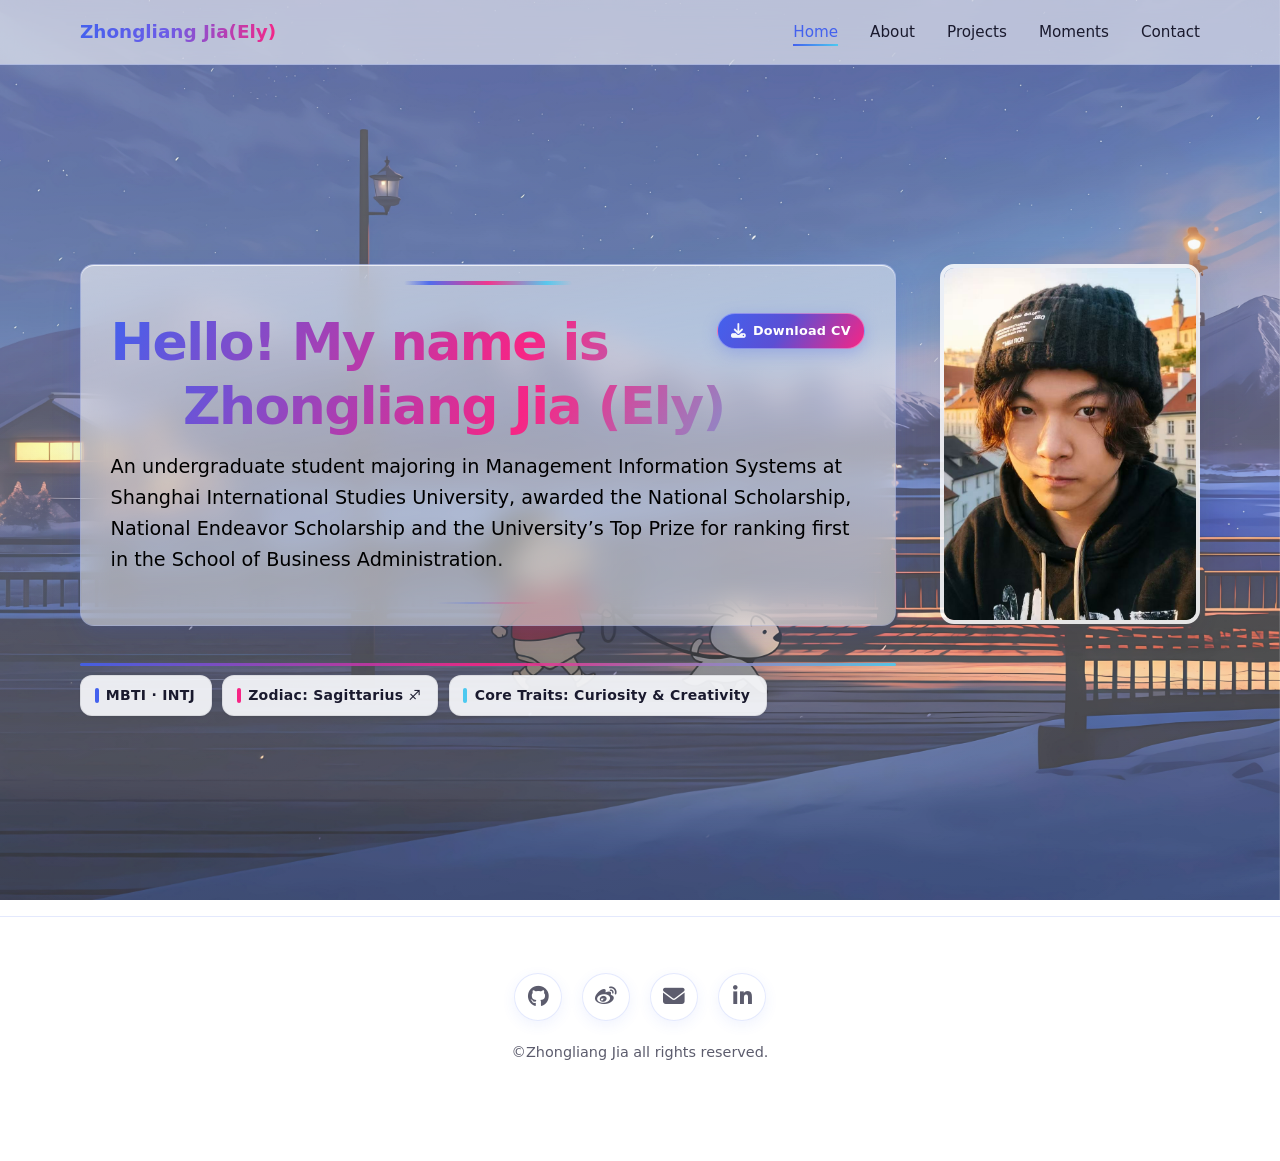
<file: index.html>
<!DOCTYPE html>
<html lang="zh-CN">
<head>
  <meta charset="UTF-8" />
  <meta name="viewport" content="width=device-width, initial-scale=1.0" />
  <title>首页 — Zhongliang Jia (Ely)</title>
  <link rel="stylesheet" href="https://cdnjs.cloudflare.com/ajax/libs/font-awesome/6.5.1/css/all.min.css" crossorigin="anonymous" />
  <link rel="stylesheet" href="styles.css" />
</head>
<body>
  <header class="site-header" id="top">
    <nav class="nav-bar" aria-label="Main navigation">
      <a href="index.html" class="nav-brand">Zhongliang Jia(Ely)</a>
      <button type="button" class="nav-toggle" aria-expanded="false" aria-controls="nav-menu" aria-label="Open menu">
        <span class="nav-toggle-bar"></span>
        <span class="nav-toggle-bar"></span>
        <span class="nav-toggle-bar"></span>
      </button>
      <ul class="nav-links" id="nav-menu">
        <li><a href="index.html" class="nav-link" aria-current="page">Home</a></li>
        <li><a href="about.html" class="nav-link">About</a></li>
        <li><a href="portfolio.html" class="nav-link">Projects</a></li>
        <li><a href="moments.html" class="nav-link">Moments</a></li>
        <li><a href="contact.html" class="nav-link">Contact</a></li>
      </ul>
    </nav>
  </header>

  <main>
    <section class="section hero" id="hero" aria-labelledby="hero-title">
      <div class="container hero-inner">
        <div class="hero-left reveal">
          <div class="hero-text">
            <a
              href="简历.docx"
              class="hero-cv-btn"
              download="Zhongliang-Jia-CV.docx"
            >
              <i class="fa-solid fa-download" aria-hidden="true"></i>
              Download CV
            </a>
            <h1 id="hero-title" class="hero-title">
              <span class="hero-title-intro">Hello! My name is</span>
              <span class="hero-title-name">Zhongliang Jia (Ely)</span>
            </h1>
            <p class="hero-subtitle">An undergraduate student majoring in Management Information Systems at Shanghai International Studies University, awarded the National Scholarship, National Endeavor Scholarship and the University’s Top Prize for ranking first in the School of Business Administration.</p>
          </div>
          <div class="hero-tags">
            <ul class="hero-tag-list" aria-label="个人标签">
              <li class="hero-tag">
                <span class="hero-tag-accent" aria-hidden="true"></span>
                MBTI · INTJ
              </li>
              <li class="hero-tag">
                <span class="hero-tag-accent" aria-hidden="true"></span>
                Zodiac: Sagittarius ♐️
              </li>
              <li class="hero-tag">
                <span class="hero-tag-accent" aria-hidden="true"></span>
                Core Traits: Curiosity &amp; Creativity
              </li>
            </ul>
          </div>
        </div>
        <div class="hero-visual reveal reveal-delay">
          <img class="avatar" src="大头照.jpg" alt="Zhongliang Jia (Ely) 的头像" width="260" height="360" decoding="async" />
        </div>
      </div>
    </section>

   
  </main>

  <footer class="site-footer" id="contact">
    <div class="container footer-inner">
      <div class="social-links reveal">
        <a href="#" class="social-link" aria-label="GitHub"><i class="fa-brands fa-github" aria-hidden="true"></i></a>
        <a href="#" class="social-link" aria-label="微博"><i class="fa-brands fa-weibo" aria-hidden="true"></i></a>
        <a href="#" class="social-link" aria-label="邮箱"><i class="fa-solid fa-envelope" aria-hidden="true"></i></a>
        <a href="#" class="social-link" aria-label="LinkedIn"><i class="fa-brands fa-linkedin-in" aria-hidden="true"></i></a>
      </div>
      <p class="copyright">©Zhongliang Jia all rights reserved.</p>
    </div>
    <button type="button" class="back-to-top" id="backToTop" aria-label="回到顶部">
      <i class="fa-solid fa-arrow-up" aria-hidden="true"></i>
    </button>
  </footer>

  <script src="script.js"></script>
</body>
</html>
</file>
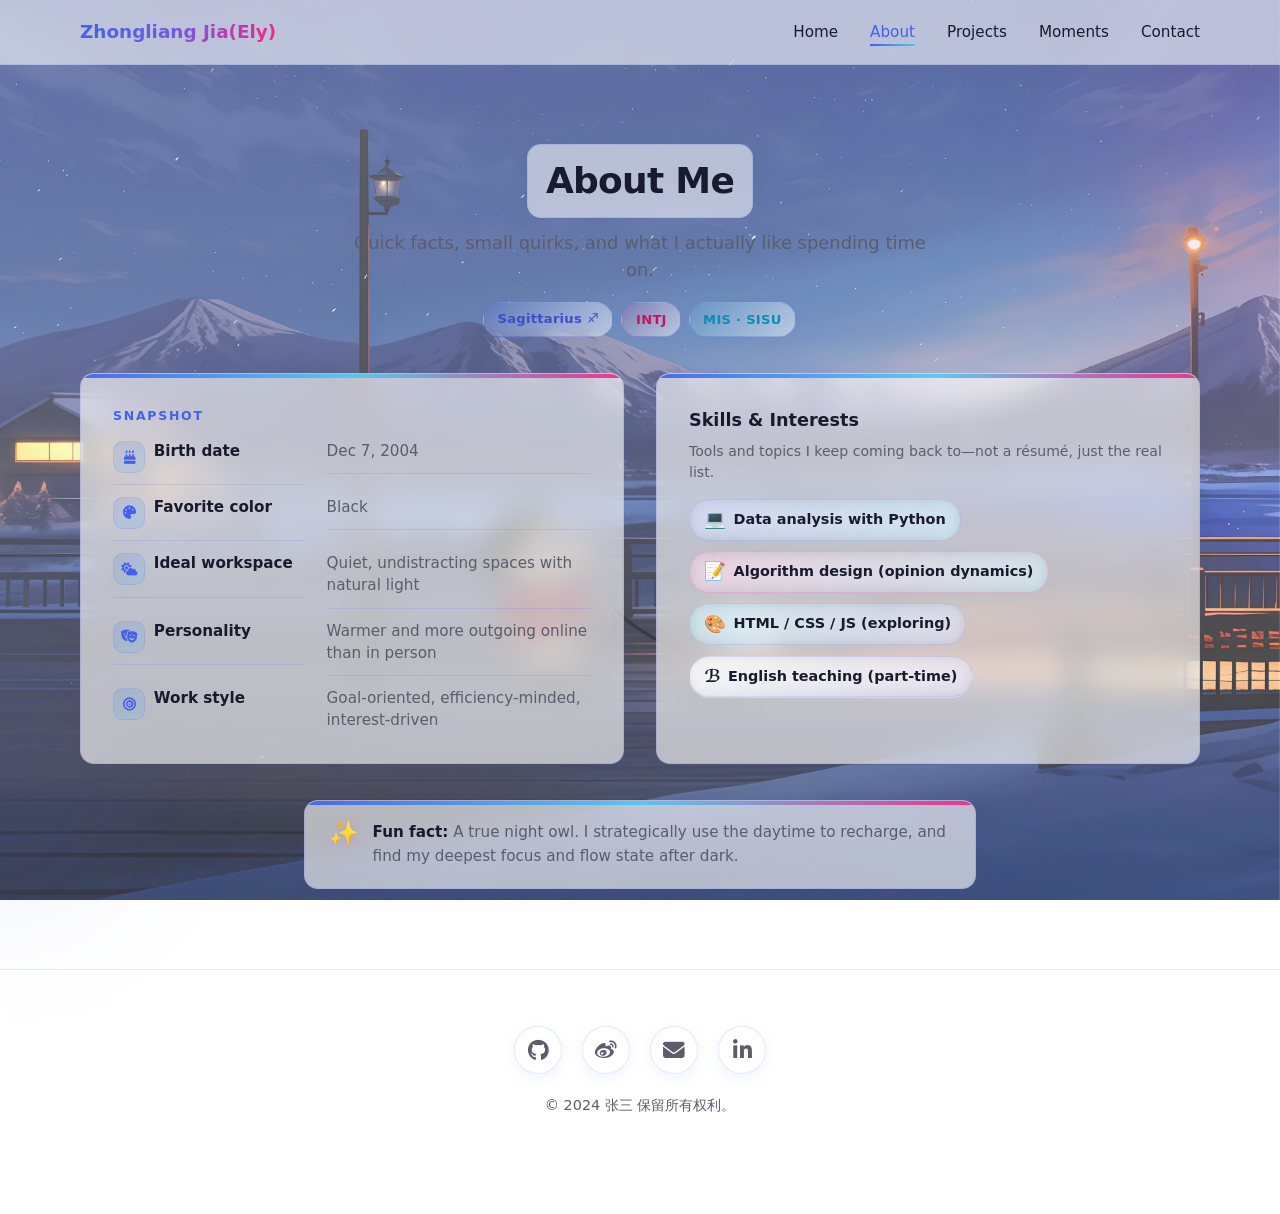
<file: about.html>
<!DOCTYPE html>
<html lang="zh-CN">
<head>
  <meta charset="UTF-8" />
  <meta name="viewport" content="width=device-width, initial-scale=1.0" />
  <title>关于我 — 张三</title>
  <link rel="stylesheet" href="https://cdnjs.cloudflare.com/ajax/libs/font-awesome/6.5.1/css/all.min.css" crossorigin="anonymous" />
  <link rel="stylesheet" href="styles.css" />
</head>
<body>
  <header class="site-header" id="top">
    <nav class="nav-bar" aria-label="Main navigation">
      <a href="index.html" class="nav-brand">Zhongliang Jia(Ely)</a>
      <button type="button" class="nav-toggle" aria-expanded="false" aria-controls="nav-menu" aria-label="Open menu">
        <span class="nav-toggle-bar"></span>
        <span class="nav-toggle-bar"></span>
        <span class="nav-toggle-bar"></span>
      </button>
      <ul class="nav-links" id="nav-menu">
        <li><a href="index.html" class="nav-link">Home</a></li>
        <li><a href="about.html" class="nav-link" aria-current="page">About</a></li>
        <li><a href="portfolio.html" class="nav-link">Projects</a></li>
        <li><a href="moments.html" class="nav-link">Moments</a></li>
        <li><a href="contact.html" class="nav-link">Contact</a></li>
      </ul>
    </nav>
  </header>

  <main>
    <section class="section about" id="about" aria-labelledby="about-title">
      <div class="container about-inner">
        <header class="about-page-head reveal">
          <h2 id="about-title" class="section-title about-page-title">About Me</h2>
          <p class="about-tagline">Quick facts, small quirks, and what I actually like spending time on.</p>
          <ul class="about-badges" aria-label="At a glance">
            <li>Sagittarius ♐</li>
            <li>INTJ</li>
            <li>MIS · SISU</li>
          </ul>
        </header>
        <div class="about-grid">
          <div class="card about-panel about-text reveal">
            <h3 class="about-panel-label">Snapshot</h3>
            <dl class="about-facts">
              <div class="about-fact">
                <dt>
                  <span class="about-fact-icon" aria-hidden="true"><i class="fa-solid fa-cake-candles"></i></span>
                  Birth date
                </dt>
                <dd><time datetime="2004-12-07">Dec 7, 2004</time></dd>
              </div>
              <div class="about-fact">
                <dt>
                  <span class="about-fact-icon" aria-hidden="true"><i class="fa-solid fa-palette"></i></span>
                  Favorite color
                </dt>
                <dd>Black</dd>
              </div>
              <div class="about-fact">
                <dt>
                  <span class="about-fact-icon" aria-hidden="true"><i class="fa-solid fa-cloud-sun"></i></span>
                  Ideal workspace
                </dt>
                <dd>Quiet, undistracting spaces with natural light</dd>
              </div>
              <div class="about-fact">
                <dt>
                  <span class="about-fact-icon" aria-hidden="true"><i class="fa-solid fa-masks-theater"></i></span>
                  Personality
                </dt>
                <dd>Warmer and more outgoing online than in person</dd>
              </div>
              <div class="about-fact">
                <dt>
                  <span class="about-fact-icon" aria-hidden="true"><i class="fa-solid fa-bullseye"></i></span>
                  Work style
                </dt>
                <dd>Goal-oriented, efficiency-minded, interest-driven</dd>
              </div>
            </dl>
          </div>
          <div class="card about-panel about-skills reveal reveal-delay">
            <h3 class="skills-heading">Skills &amp; Interests</h3>
            <p class="skills-lede">Tools and topics I keep coming back to—not a résumé, just the real list.</p>
            <ul class="skill-tags">
              <li><span class="skill-icon" aria-hidden="true">💻</span> Data analysis with Python</li>
              <li><span class="skill-icon" aria-hidden="true">📝</span> Algorithm design (opinion dynamics)</li>
              <li><span class="skill-icon" aria-hidden="true">🎨</span> HTML / CSS / JS (exploring)</li>
              <li><span class="skill-icon" aria-hidden="true">ℬ</span> English teaching (part-time)</li>
            </ul>
          </div>
        </div>
        <aside class="card about-panel about-quip reveal reveal-delay-2" aria-label="Fun fact">
          <span class="about-quip-emoji" aria-hidden="true">✨</span>
          <p class="about-quip-text"><strong>Fun fact:</strong> A true night owl. I strategically use the daytime to recharge, and find my deepest focus and flow state after dark.</p>
        </aside>
      </div>
    </section>
  </main>

  <footer class="site-footer" id="contact">
    <div class="container footer-inner">
      <div class="social-links reveal">
        <a href="#" class="social-link" aria-label="GitHub"><i class="fa-brands fa-github" aria-hidden="true"></i></a>
        <a href="#" class="social-link" aria-label="微博"><i class="fa-brands fa-weibo" aria-hidden="true"></i></a>
        <a href="#" class="social-link" aria-label="邮箱"><i class="fa-solid fa-envelope" aria-hidden="true"></i></a>
        <a href="#" class="social-link" aria-label="LinkedIn"><i class="fa-brands fa-linkedin-in" aria-hidden="true"></i></a>
      </div>
      <p class="copyright">© 2024 张三 保留所有权利。</p>
    </div>
    <button type="button" class="back-to-top" id="backToTop" aria-label="回到顶部">
      <i class="fa-solid fa-arrow-up" aria-hidden="true"></i>
    </button>
  </footer>

  <script src="script.js"></script>
</body>
</html>
</file>
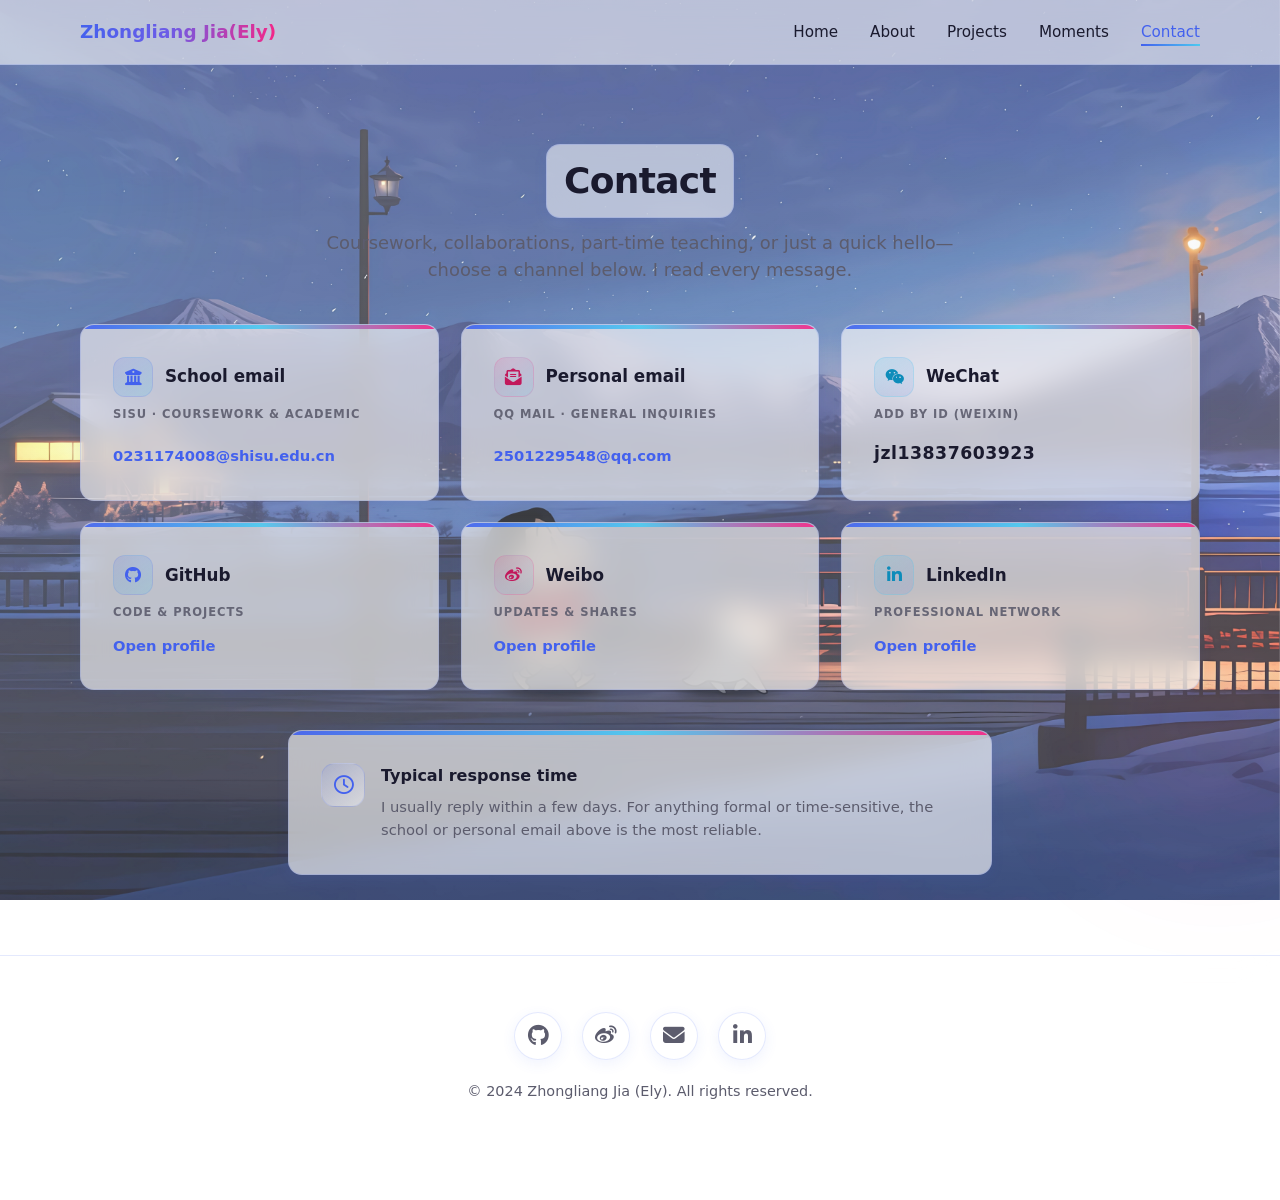
<file: contact.html>
<!DOCTYPE html>
<html lang="en">
<head>
  <meta charset="UTF-8" />
  <meta name="viewport" content="width=device-width, initial-scale=1.0" />
  <title>Contact — Zhongliang Jia (Ely)</title>
  <link rel="stylesheet" href="https://cdnjs.cloudflare.com/ajax/libs/font-awesome/6.5.1/css/all.min.css" crossorigin="anonymous" />
  <link rel="stylesheet" href="styles.css" />
</head>
<body>
  <header class="site-header" id="top">
    <nav class="nav-bar" aria-label="Main navigation">
      <a href="index.html" class="nav-brand">Zhongliang Jia(Ely)</a>
      <button type="button" class="nav-toggle" aria-expanded="false" aria-controls="nav-menu" aria-label="Open menu">
        <span class="nav-toggle-bar"></span>
        <span class="nav-toggle-bar"></span>
        <span class="nav-toggle-bar"></span>
      </button>
      <ul class="nav-links" id="nav-menu">
        <li><a href="index.html" class="nav-link">Home</a></li>
        <li><a href="about.html" class="nav-link">About</a></li>
        <li><a href="portfolio.html" class="nav-link">Projects</a></li>
        <li><a href="moments.html" class="nav-link">Moments</a></li>
        <li><a href="contact.html" class="nav-link" aria-current="page">Contact</a></li>
      </ul>
    </nav>
  </header>

  <main>
    <section class="section contact-page" id="contact-main" aria-labelledby="contact-title">
      <div class="container contact-inner">
        <header class="contact-page-head reveal">
          <h2 id="contact-title" class="section-title contact-page-title">Contact</h2>
          <p class="contact-tagline">
            Coursework, collaborations, part-time teaching, or just a quick hello—choose a channel below. I read every message.
          </p>
        </header>

        <ul class="contact-channels reveal">
          <li>
          <article class="contact-channel card about-panel">
            <div class="contact-channel-top">
              <span class="contact-channel-icon" aria-hidden="true"><i class="fa-solid fa-building-columns"></i></span>
              <h3 class="contact-channel-title">School email</h3>
            </div>
            <p class="contact-channel-meta">SISU · coursework &amp; academic</p>
            <a class="contact-channel-link" href="mailto:0231174008@shisu.edu.cn">0231174008@shisu.edu.cn</a>
          </article>
          </li>
          <li>
          <article class="contact-channel card about-panel">
            <div class="contact-channel-top">
              <span class="contact-channel-icon" aria-hidden="true"><i class="fa-solid fa-envelope-open-text"></i></span>
              <h3 class="contact-channel-title">Personal email</h3>
            </div>
            <p class="contact-channel-meta">QQ mail · general inquiries</p>
            <a class="contact-channel-link" href="mailto:2501229548@qq.com">2501229548@qq.com</a>
          </article>
          </li>
          <li>
          <article class="contact-channel card about-panel">
            <div class="contact-channel-top">
              <span class="contact-channel-icon" aria-hidden="true"><i class="fa-brands fa-weixin"></i></span>
              <h3 class="contact-channel-title">WeChat</h3>
            </div>
            <p class="contact-channel-meta">Add by ID (Weixin)</p>
            <p class="contact-channel-value">jzl13837603923</p>
          </article>
          </li>
          <li>
          <article class="contact-channel card about-panel">
            <div class="contact-channel-top">
              <span class="contact-channel-icon" aria-hidden="true"><i class="fa-brands fa-github"></i></span>
              <h3 class="contact-channel-title">GitHub</h3>
            </div>
            <p class="contact-channel-meta">Code &amp; projects</p>
            <a class="contact-channel-link" href="#">Open profile</a>
          </article>
          </li>
          <li>
          <article class="contact-channel card about-panel">
            <div class="contact-channel-top">
              <span class="contact-channel-icon" aria-hidden="true"><i class="fa-brands fa-weibo"></i></span>
              <h3 class="contact-channel-title">Weibo</h3>
            </div>
            <p class="contact-channel-meta">Updates &amp; shares</p>
            <a class="contact-channel-link" href="#">Open profile</a>
          </article>
          </li>
          <li>
          <article class="contact-channel card about-panel">
            <div class="contact-channel-top">
              <span class="contact-channel-icon" aria-hidden="true"><i class="fa-brands fa-linkedin-in"></i></span>
              <h3 class="contact-channel-title">LinkedIn</h3>
            </div>
            <p class="contact-channel-meta">Professional network</p>
            <a class="contact-channel-link" href="#">Open profile</a>
          </article>
          </li>
        </ul>

        <aside class="card about-panel contact-aside reveal reveal-delay" aria-label="Response time">
          <div class="contact-aside-inner">
            <span class="contact-aside-icon" aria-hidden="true"><i class="fa-regular fa-clock"></i></span>
            <div>
              <h3 class="contact-aside-title">Typical response time</h3>
              <p class="contact-aside-text">
                I usually reply within a few days. For anything formal or time-sensitive, the school or personal email above is the most reliable.
              </p>
            </div>
          </div>
        </aside>
      </div>
    </section>
  </main>

  <footer class="site-footer" id="contact">
    <div class="container footer-inner">
      <div class="social-links reveal">
        <a href="#" class="social-link" aria-label="GitHub"><i class="fa-brands fa-github" aria-hidden="true"></i></a>
        <a href="#" class="social-link" aria-label="Weibo"><i class="fa-brands fa-weibo" aria-hidden="true"></i></a>
        <a href="#" class="social-link" aria-label="Email"><i class="fa-solid fa-envelope" aria-hidden="true"></i></a>
        <a href="#" class="social-link" aria-label="LinkedIn"><i class="fa-brands fa-linkedin-in" aria-hidden="true"></i></a>
      </div>
      <p class="copyright">© 2024 Zhongliang Jia (Ely). All rights reserved.</p>
    </div>
    <button type="button" class="back-to-top" id="backToTop" aria-label="Back to top">
      <i class="fa-solid fa-arrow-up" aria-hidden="true"></i>
    </button>
  </footer>

  <script src="script.js"></script>
</body>
</html>
</file>
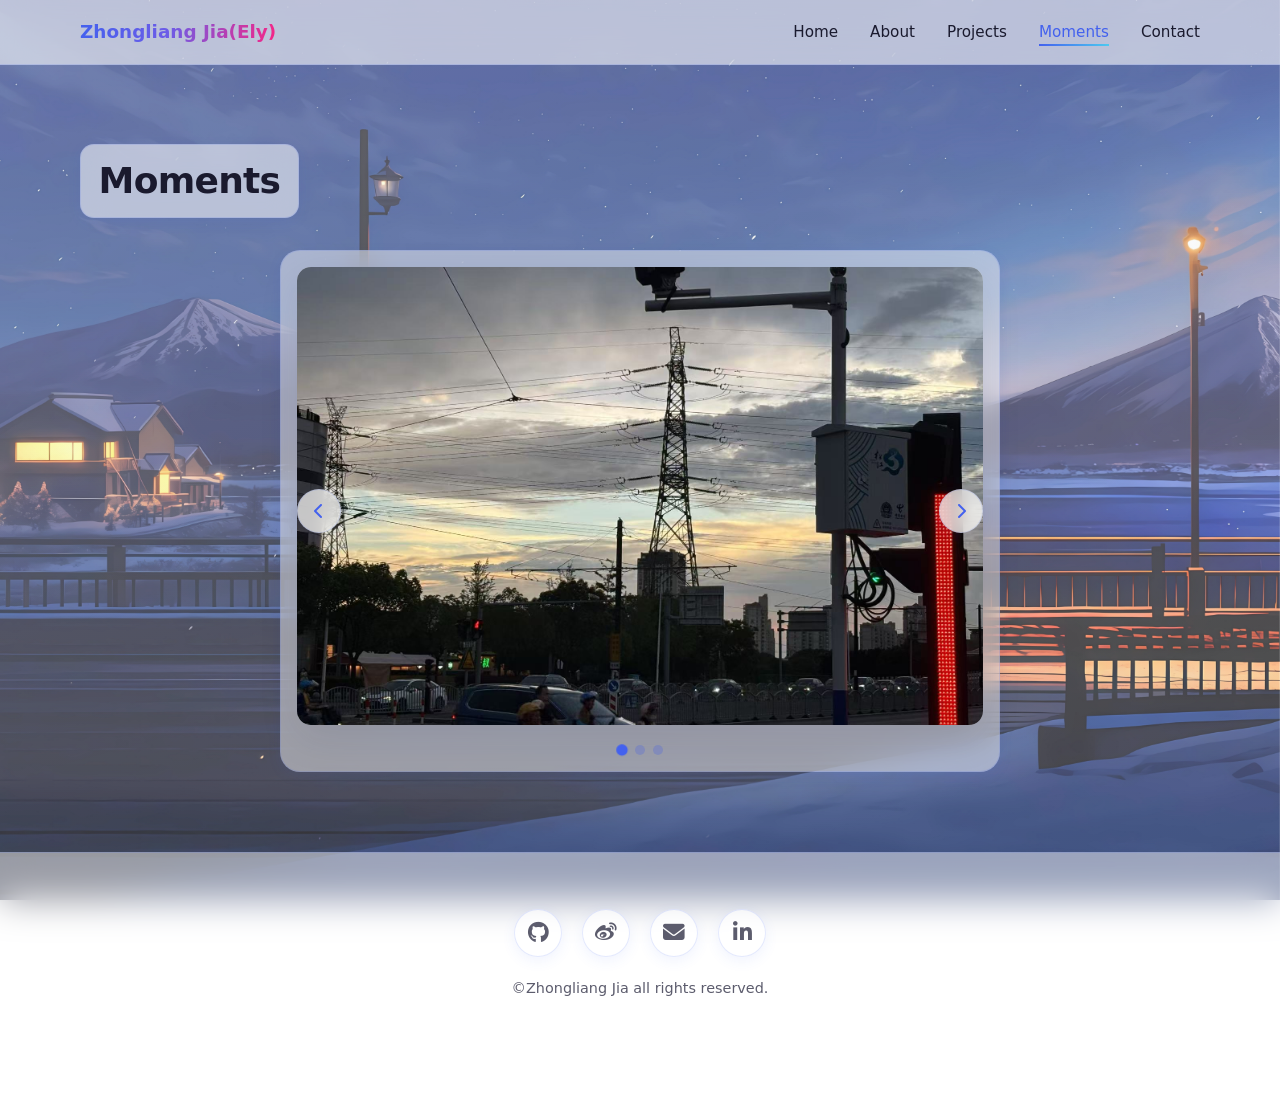
<file: moments.html>
<!DOCTYPE html>
<html lang="zh-CN">
<head>
  <meta charset="UTF-8" />
  <meta name="viewport" content="width=device-width, initial-scale=1.0" />
  <title>我的瞬间 — 张三</title>
  <link rel="stylesheet" href="https://cdnjs.cloudflare.com/ajax/libs/font-awesome/6.5.1/css/all.min.css" crossorigin="anonymous" />
  <link rel="stylesheet" href="styles.css" />
</head>
<body>
  <header class="site-header" id="top">
    <nav class="nav-bar" aria-label="Main navigation">
      <a href="index.html" class="nav-brand">Zhongliang Jia(Ely)</a>
      <button type="button" class="nav-toggle" aria-expanded="false" aria-controls="nav-menu" aria-label="Open menu">
        <span class="nav-toggle-bar"></span>
        <span class="nav-toggle-bar"></span>
        <span class="nav-toggle-bar"></span>
      </button>
      <ul class="nav-links" id="nav-menu">
        <li><a href="index.html" class="nav-link">Home</a></li>
        <li><a href="about.html" class="nav-link">About</a></li>
        <li><a href="portfolio.html" class="nav-link">Projects</a></li>
        <li><a href="moments.html" class="nav-link" aria-current="page">Moments</a></li>
        <li><a href="contact.html" class="nav-link">Contact</a></li>
      </ul>
    </nav>
  </header>

  <main>
    <section class="section moments" id="moments" aria-labelledby="moments-title">
      <div class="container">
        <h2 id="moments-title" class="section-title reveal">Moments</h2>
        <div class="carousel reveal" data-carousel aria-roledescription="carousel">
          <div class="carousel-viewport">
            <div class="carousel-track" data-track>
              <figure class="carousel-slide is-active">
                <img src="瞬间1.jpg" alt="Moment 1" width="600" height="400" decoding="async" fetchpriority="high" />
              </figure>
              <figure class="carousel-slide">
                <img src="瞬间2.jpg" alt="Moment 2" width="600" height="400" loading="lazy" decoding="async" />
              </figure>
              <figure class="carousel-slide">
                <img src="瞬间3.jpg" alt="Moment 3" width="600" height="400" loading="lazy" decoding="async" />
              </figure>
            </div>
          </div>
          <button type="button" class="carousel-btn carousel-prev" data-carousel-prev aria-label="上一张">
            <i class="fa-solid fa-chevron-left" aria-hidden="true"></i>
          </button>
          <button type="button" class="carousel-btn carousel-next" data-carousel-next aria-label="下一张">
            <i class="fa-solid fa-chevron-right" aria-hidden="true"></i>
          </button>
          <div class="carousel-dots" data-carousel-dots role="tablist" aria-label="选择幻灯片"></div>
        </div>
      </div>
    </section>
  </main>

  <footer class="site-footer" id="contact">
    <div class="container footer-inner">
      <div class="social-links reveal">
        <a href="#" class="social-link" aria-label="GitHub"><i class="fa-brands fa-github" aria-hidden="true"></i></a>
        <a href="#" class="social-link" aria-label="微博"><i class="fa-brands fa-weibo" aria-hidden="true"></i></a>
        <a href="#" class="social-link" aria-label="邮箱"><i class="fa-solid fa-envelope" aria-hidden="true"></i></a>
        <a href="#" class="social-link" aria-label="LinkedIn"><i class="fa-brands fa-linkedin-in" aria-hidden="true"></i></a>
      </div>
      <p class="copyright">©Zhongliang Jia all rights reserved.</p>
    </div>
    <button type="button" class="back-to-top" id="backToTop" aria-label="回到顶部">
      <i class="fa-solid fa-arrow-up" aria-hidden="true"></i>
    </button>
  </footer>

  <script src="script.js"></script>
</body>
</html>
</file>
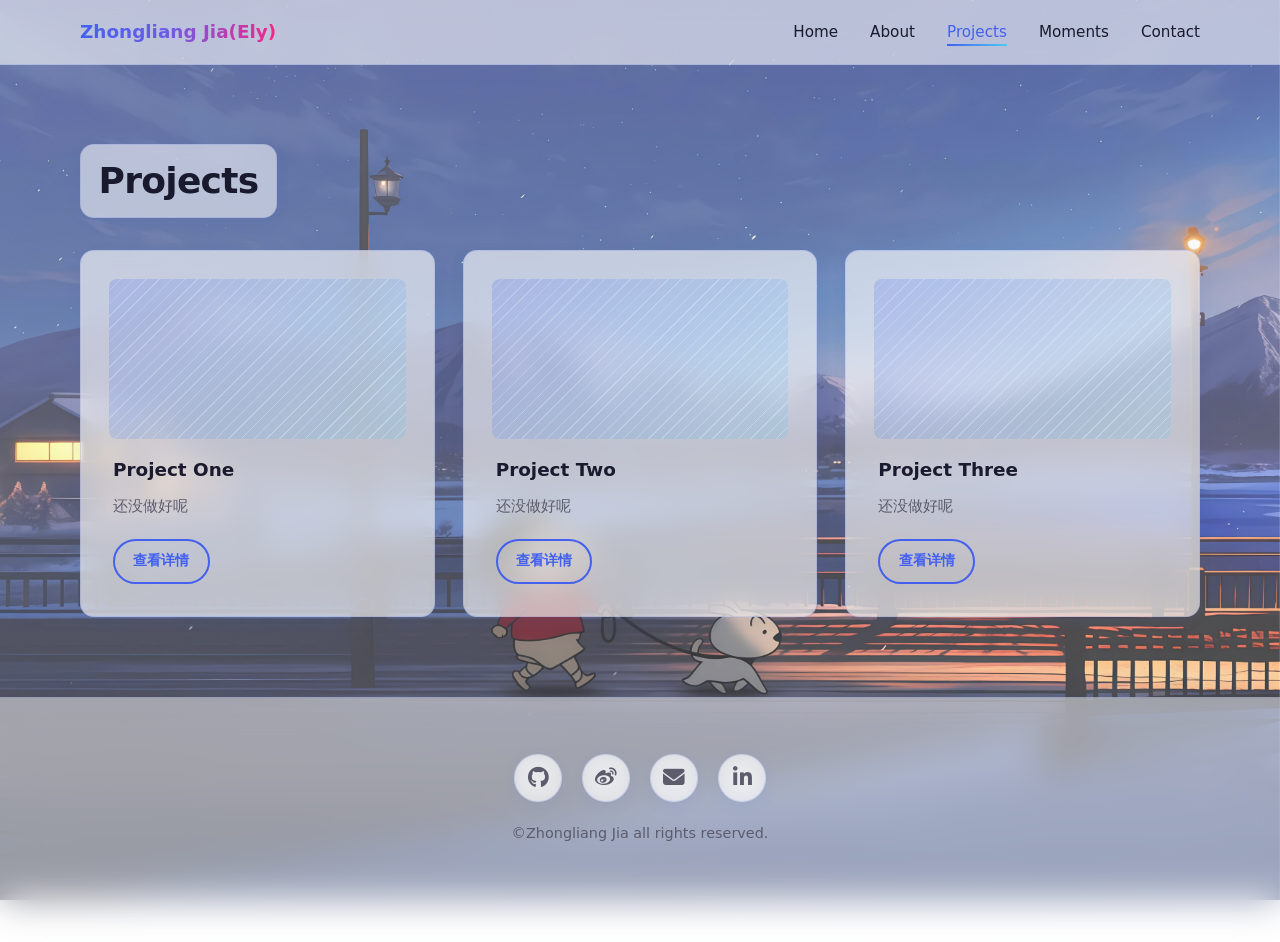
<file: portfolio.html>
<!DOCTYPE html>
<html lang="zh-CN">
<head>
  <meta charset="UTF-8" />
  <meta name="viewport" content="width=device-width, initial-scale=1.0" />
  <title>我的作品 — 张三</title>
  <link rel="stylesheet" href="https://cdnjs.cloudflare.com/ajax/libs/font-awesome/6.5.1/css/all.min.css" crossorigin="anonymous" />
  <link rel="stylesheet" href="styles.css" />
</head>
<body>
  <header class="site-header" id="top">
    <nav class="nav-bar" aria-label="Main navigation">
      <a href="index.html" class="nav-brand">Zhongliang Jia(Ely)</a>
      <button type="button" class="nav-toggle" aria-expanded="false" aria-controls="nav-menu" aria-label="Open menu">
        <span class="nav-toggle-bar"></span>
        <span class="nav-toggle-bar"></span>
        <span class="nav-toggle-bar"></span>
      </button>
      <ul class="nav-links" id="nav-menu">
        <li><a href="index.html" class="nav-link">Home</a></li>
        <li><a href="about.html" class="nav-link">About</a></li>
        <li><a href="portfolio.html" class="nav-link" aria-current="page">Projects</a></li>
        <li><a href="moments.html" class="nav-link">Moments</a></li>
        <li><a href="contact.html" class="nav-link">Contact</a></li>
      </ul>
    </nav>
  </header>

  <main>
    <section class="section portfolio" id="portfolio" aria-labelledby="portfolio-title">
      <div class="container">
        <h2 id="portfolio-title" class="section-title reveal">Projects</h2>
        <div class="portfolio-grid">
          <article class="card project-card reveal">
            <div class="project-thumb" aria-hidden="true"></div>
            <h3 class="project-title">Project One</h3>
            <p class="project-desc">还没做好呢</p>
            <a href="#" class="btn btn-outline">查看详情</a>
          </article>
          <article class="card project-card reveal">
            <div class="project-thumb" aria-hidden="true"></div>
            <h3 class="project-title">Project Two</h3>
            <p class="project-desc">还没做好呢</p>
            <a href="#" class="btn btn-outline">查看详情</a>
          </article>
          <article class="card project-card reveal">
            <div class="project-thumb" aria-hidden="true"></div>
            <h3 class="project-title">Project Three</h3>
            <p class="project-desc">还没做好呢</p>
            <a href="#" class="btn btn-outline">查看详情</a>
          </article>
        </div>
      </div>
    </section>
  </main>

  <footer class="site-footer" id="contact">
    <div class="container footer-inner">
      <div class="social-links reveal">
        <a href="#" class="social-link" aria-label="GitHub"><i class="fa-brands fa-github" aria-hidden="true"></i></a>
        <a href="#" class="social-link" aria-label="微博"><i class="fa-brands fa-weibo" aria-hidden="true"></i></a>
        <a href="#" class="social-link" aria-label="邮箱"><i class="fa-solid fa-envelope" aria-hidden="true"></i></a>
        <a href="#" class="social-link" aria-label="LinkedIn"><i class="fa-brands fa-linkedin-in" aria-hidden="true"></i></a>
      </div>
      <p class="copyright">©Zhongliang Jia all rights reserved.</p>
    </div>
    <button type="button" class="back-to-top" id="backToTop" aria-label="回到顶部">
      <i class="fa-solid fa-arrow-up" aria-hidden="true"></i>
    </button>
  </footer>

  <script src="script.js"></script>
</body>
</html>
</file>
<file: styles.css>
/* ============================================
   个人主页 — 全局变量与基础样式
   ============================================ */
:root {
  --color-primary: #4361ee;
  --color-accent: #f72585;
  --color-accent-2: #4cc9f0;
  --color-text: #1a1a2e;
  --color-text-muted: #5c5c6d;
  --color-bg-start: #f8f9ff;
  --color-bg-end: #eef2ff;
  /* 半透明内容底（毛玻璃）；纯色卡片请改用此变量 */
  --color-card: rgba(255, 255, 255, 0.62);
  --glass-border: rgba(67, 97, 238, 0.14);
  --glass-blur: blur(14px);
  /* 全页背景图（雨天窗景等） */
  --page-bg-image: url("背景2.png");
  --shadow-sm: 0 4px 14px rgba(67, 97, 238, 0.08);
  --shadow-md: 0 12px 40px rgba(26, 26, 46, 0.1);
  --radius: 14px;
  --header-h: 64px;
  --font-sans: "Segoe UI", system-ui, -apple-system, BlinkMacSystemFont, sans-serif;
  --transition: 0.35s cubic-bezier(0.4, 0, 0.2, 1);
}

*,
*::before,
*::after {
  box-sizing: border-box;
}

html {
  scroll-behavior: smooth;
}

/* 底层：固定全屏背景图 */
body::before {
  content: "";
  position: fixed;
  inset: 0;
  z-index: -2;
  background-image: var(--page-bg-image);
  background-size: cover;
  background-position: center;
  background-repeat: no-repeat;
}

/* 浅色渐变遮罩：略提亮前景，背景图更透出来；若正文偏淡可再微调 */
body::after {
  content: "";
  position: fixed;
  inset: 0;
  z-index: -1;
  pointer-events: none;
  background: linear-gradient(
    165deg,
    rgba(248, 249, 255, 0.32) 0%,
    rgba(238, 242, 255, 0.26) 45%,
    rgba(255, 255, 255, 0.18) 100%
  );
}

body {
  margin: 0;
  font-family: var(--font-sans);
  font-size: 1rem;
  line-height: 1.65;
  color: var(--color-text);
  background: transparent;
  padding-top: var(--header-h);
  min-height: 100vh;
}

img {
  max-width: 100%;
  height: auto;
  display: block;
}

a {
  color: var(--color-primary);
  text-decoration: none;
}

a:hover {
  text-decoration: underline;
}

.container {
  width: min(1120px, 92vw);
  margin-inline: auto;
}

.section {
  padding: clamp(3rem, 8vw, 5rem) 0;
}

.section-title {
  font-size: clamp(1.75rem, 4vw, 2.25rem);
  font-weight: 700;
  margin: 0 0 2rem;
  color: var(--color-text);
  letter-spacing: -0.02em;
  display: inline-block;
  padding: 0.4rem 1.1rem;
  background: rgba(255, 255, 255, 0.55);
  backdrop-filter: var(--glass-blur);
  -webkit-backdrop-filter: var(--glass-blur);
  border-radius: var(--radius);
  border: 1px solid var(--glass-border);
  box-shadow: var(--shadow-sm);
}

/* ========== 卡片（半透明 + 毛玻璃） ========== */
.card {
  background: var(--color-card);
  backdrop-filter: var(--glass-blur);
  -webkit-backdrop-filter: var(--glass-blur);
  border-radius: var(--radius);
  box-shadow: var(--shadow-sm);
  padding: clamp(1.25rem, 4vw, 2rem);
  border: 1px solid var(--glass-border);
}

/* ========== A. 固定导航栏 ========== */
.site-header {
  position: fixed;
  top: 0;
  left: 0;
  right: 0;
  z-index: 1000;
  background: rgba(255, 255, 255, 0.58);
  backdrop-filter: blur(16px);
  -webkit-backdrop-filter: blur(16px);
  border-bottom: 1px solid var(--glass-border);
}

.nav-bar {
  width: min(1120px, 92vw);
  margin: 0 auto;
  height: var(--header-h);
  display: flex;
  align-items: center;
  justify-content: space-between;
}

.nav-brand {
  font-weight: 700;
  font-size: 1.15rem;
  text-decoration: none;
  background: linear-gradient(100deg, var(--color-primary) 0%, #6c5ce7 45%, var(--color-accent) 100%);
  -webkit-background-clip: text;
  background-clip: text;
  color: transparent;
  -webkit-text-fill-color: transparent;
}

.nav-brand:hover {
  background: linear-gradient(100deg, var(--color-accent) 0%, var(--color-primary) 100%);
  -webkit-background-clip: text;
  background-clip: text;
  color: transparent;
  -webkit-text-fill-color: transparent;
  text-decoration: none;
}

.nav-links {
  list-style: none;
  margin: 0;
  padding: 0;
  display: flex;
  gap: clamp(0.75rem, 3vw, 2rem);
  align-items: center;
}

.nav-link {
  color: var(--color-text);
  font-weight: 500;
  font-size: 0.95rem;
  text-decoration: none;
  position: relative;
  padding: 0.35rem 0;
}

.nav-link::after {
  content: "";
  position: absolute;
  left: 0;
  bottom: 0;
  width: 0;
  height: 2px;
  background: linear-gradient(90deg, var(--color-primary), var(--color-accent-2));
  transition: width var(--transition);
}

.nav-link:hover {
  color: var(--color-primary);
  text-decoration: none;
}

.nav-link:hover::after {
  width: 100%;
}

.nav-link[aria-current="page"] {
  color: var(--color-primary);
}

.nav-link[aria-current="page"]::after {
  width: 100%;
}

/* 移动端菜单按钮 */
.nav-toggle {
  display: none;
  flex-direction: column;
  justify-content: center;
  gap: 6px;
  width: 44px;
  height: 44px;
  padding: 0;
  border: none;
  background: transparent;
  cursor: pointer;
  border-radius: 8px;
}

.nav-toggle-bar {
  display: block;
  width: 22px;
  height: 2px;
  background: var(--color-text);
  margin-inline: auto;
  transition: transform var(--transition), opacity var(--transition);
}

.nav-toggle[aria-expanded="true"] .nav-toggle-bar:nth-child(1) {
  transform: translateY(8px) rotate(45deg);
}

.nav-toggle[aria-expanded="true"] .nav-toggle-bar:nth-child(2) {
  opacity: 0;
}

.nav-toggle[aria-expanded="true"] .nav-toggle-bar:nth-child(3) {
  transform: translateY(-8px) rotate(-45deg);
}

@media (max-width: 768px) {
  .nav-toggle {
    display: flex;
  }

  .nav-links {
    position: fixed;
    top: var(--header-h);
    left: 0;
    right: 0;
    flex-direction: column;
    align-items: stretch;
    gap: 0;
    padding: 1rem;
    background: rgba(255, 255, 255, 0.62);
    backdrop-filter: blur(18px);
    -webkit-backdrop-filter: blur(18px);
    border-bottom: 1px solid var(--glass-border);
    box-shadow: var(--shadow-sm);
    transform: translateY(-120%);
    opacity: 0;
    visibility: hidden;
    transition: transform var(--transition), opacity var(--transition), visibility var(--transition);
  }

  .nav-links.is-open {
    transform: translateY(0);
    opacity: 1;
    visibility: visible;
  }

  .nav-links li {
    border-bottom: 1px solid rgba(0, 0, 0, 0.05);
  }

  .nav-links li:last-child {
    border-bottom: none;
  }

  .nav-link {
    display: block;
    padding: 1rem 0.5rem;
  }

  .nav-link::after {
    display: none;
  }
}

/* ========== B. 首屏：与参考图一致（左毛玻璃框 + 框外渐变条与 pill + 右白边头像） ========== */
.hero.section {
  /* 与顶栏、视口底都留出空隙，整体更靠视口中部 */
  padding-top: clamp(2.5rem, 7vw, 4.5rem);
  padding-bottom: clamp(2.5rem, 7vw, 4.5rem);
}

.hero-inner {
  display: flex;
  flex-direction: column;
  align-items: center;
  justify-content: center;
  gap: clamp(1.5rem, 4vw, 2.25rem);
  min-height: calc(100vh - var(--header-h) - clamp(5rem, 12vw, 8rem));
}

.hero-left {
  display: contents;
}

.hero-text {
  order: 1;
  width: 100%;
}

.hero-visual {
  order: 2;
}

.hero-tags {
  order: 3;
  width: 100%;
}

@media (min-width: 900px) {
  .hero-inner {
    display: grid;
    grid-template-columns: minmax(0, 1.15fr) auto;
    gap: 0;
    column-gap: clamp(1.5rem, 4vw, 2.75rem);
    align-items: start;
    align-content: center;
    justify-content: center;
  }

  .hero-left {
    display: flex;
    flex-direction: column;
    align-items: stretch;
    gap: clamp(1.5rem, 3.8vw, 2.35rem);
    grid-column: 1;
    grid-row: 1;
    order: unset;
    width: auto;
  }

  .hero-text,
  .hero-tags {
    order: unset;
    width: auto;
  }

  .hero-visual {
    grid-column: 2;
    grid-row: 1;
    order: unset;
    justify-self: end;
  }
}

.hero-title {
  font-size: clamp(2.25rem, 5.5vw, 3.25rem);
  font-weight: 800;
  line-height: 1.15;
  margin: 0 0 1rem;
  letter-spacing: -0.03em;
}

.hero-title-intro,
.hero-title-name {
  display: block;
  background: linear-gradient(120deg, var(--color-primary) 0%, var(--color-accent) 55%, var(--color-accent-2) 100%);
  -webkit-background-clip: text;
  background-clip: text;
  color: transparent;
  -webkit-text-fill-color: transparent;
}

.hero-title-name {
  margin-top: 0.08em;
  white-space: nowrap;
  /* 相对玻璃框左内边距约空两个字母宽 */
  padding-left: 2ch;
  box-sizing: border-box;
}

.hero-subtitle {
  margin: 0;
  font-size: clamp(1.05rem, 2.2vw, 1.2rem);
  color: #000;
  font-weight: 400;
  max-width: 100%;
  line-height: 1.6;
  clear: both;
}

.hero-text {
  position: relative;
  /* 左右对称内边距；用 float 排版 CV 按钮，避免整列右侧被腾空 */
  padding: clamp(2.15rem, 5vw, 3rem) clamp(1.35rem, 3.2vw, 1.85rem) clamp(2.35rem, 5.2vw, 3.1rem);
  overflow: auto;
  border-radius: var(--radius);
  background: linear-gradient(
    165deg,
    rgba(255, 255, 255, 0.58) 0%,
    rgba(255, 255, 255, 0.44) 48%,
    rgba(248, 250, 255, 0.52) 100%
  );
  backdrop-filter: var(--glass-blur);
  -webkit-backdrop-filter: var(--glass-blur);
  border: 1px solid var(--glass-border);
  box-shadow:
    var(--shadow-sm),
    0 14px 36px rgba(67, 97, 238, 0.07),
    inset 0 1px 0 rgba(255, 255, 255, 0.72);
}

.hero-cv-btn {
  float: right;
  position: relative;
  z-index: 2;
  display: inline-flex;
  align-items: center;
  gap: 0.4rem;
  margin: 0 0 0.5rem 0.75rem;
  padding: 0.42rem 0.85rem;
  font-size: clamp(0.68rem, 1.85vw, 0.8rem);
  font-weight: 600;
  letter-spacing: 0.02em;
  color: #fff;
  text-decoration: none;
  white-space: nowrap;
  background: linear-gradient(125deg, var(--color-primary) 0%, #5b4fd4 45%, var(--color-accent) 100%);
  border-radius: 999px;
  border: 1px solid rgba(255, 255, 255, 0.35);
  box-shadow: 0 4px 16px rgba(67, 97, 238, 0.28);
  transition: transform var(--transition), box-shadow var(--transition), filter var(--transition);
}

.hero-cv-btn:hover {
  color: #fff;
  text-decoration: none;
  transform: translateY(-2px);
  box-shadow: 0 8px 24px rgba(67, 97, 238, 0.35);
  filter: brightness(1.05);
}

.hero-cv-btn:focus-visible {
  outline: 2px solid var(--color-accent-2);
  outline-offset: 3px;
}

.hero-cv-btn i {
  font-size: 1.15em;
  opacity: 0.95;
}

/* 上沿：居中渐变条（略短于内容区，比全宽短一截） */
.hero-text::before {
  content: "";
  position: absolute;
  top: clamp(0.75rem, 2vw, 1rem);
  left: 50%;
  transform: translateX(-50%);
  width: min(10.5rem, 56%);
  height: 4px;
  border-radius: 999px;
  background: linear-gradient(
    90deg,
    transparent 0%,
    var(--color-primary) 15%,
    var(--color-accent) 50%,
    var(--color-accent-2) 85%,
    transparent 100%
  );
  opacity: 0.88;
  pointer-events: none;
}

/* 下沿：更细、更短的渐隐线，与顶条区分、无几何图形 */
.hero-text::after {
  content: "";
  position: absolute;
  bottom: clamp(1rem, 2.2vw, 1.3rem);
  left: 50%;
  transform: translateX(-50%);
  width: min(6.5rem, 42%);
  height: 2px;
  border-radius: 999px;
  background: linear-gradient(
    90deg,
    transparent 0%,
    rgba(67, 97, 238, 0.35) 35%,
    rgba(247, 37, 133, 0.3) 65%,
    transparent 100%
  );
  opacity: 0.75;
  pointer-events: none;
}

.hero-tags {
  position: relative;
  padding-top: 0;
}

.hero-tags::before {
  content: "";
  display: block;
  width: 100%;
  height: 3px;
  margin: 0 auto 0.55rem;
  border-radius: 999px;
  background: linear-gradient(
    90deg,
    var(--color-primary) 0%,
    var(--color-accent) 50%,
    var(--color-accent-2) 100%
  );
  opacity: 0.9;
}

@media (min-width: 900px) {
  .hero-tags::before {
    margin: 0 0 0.55rem;
  }
}

.hero-tag-list {
  list-style: none;
  margin: 0;
  padding: 0;
  display: flex;
  flex-wrap: wrap;
  gap: 0.5rem 0.65rem;
  justify-content: center;
}

@media (min-width: 900px) {
  .hero-tag-list {
    justify-content: flex-start;
  }
}

/* 渐变条下：浅底圆角条 + 左侧色条（与参考图一致） */
.hero-tag {
  display: inline-flex;
  align-items: center;
  gap: 0.45rem;
  padding: 0.5rem 1rem 0.5rem 0.85rem;
  font-size: clamp(0.78rem, 2vw, 0.875rem);
  font-weight: 700;
  letter-spacing: 0.02em;
  color: #1a1a2e;
  background: rgba(248, 249, 252, 0.92);
  border: 1px solid rgba(26, 26, 46, 0.08);
  border-radius: 12px;
  box-shadow: 0 1px 3px rgba(0, 0, 0, 0.06);
}

.hero-tag-accent {
  display: block;
  width: 4px;
  height: 1.1em;
  border-radius: 2px;
  flex-shrink: 0;
  background: var(--color-primary);
}

.hero-tag:nth-child(2) .hero-tag-accent {
  background: var(--color-accent);
}

.hero-tag:nth-child(3) .hero-tag-accent {
  background: var(--color-accent-2);
}

.hero-visual {
  display: flex;
  justify-content: center;
  align-items: flex-start;
}

@media (min-width: 900px) {
  .hero-visual {
    justify-content: flex-end;
  }
}

.hero .avatar {
  width: clamp(220px, 42vw, 260px);
  height: clamp(300px, 58vw, 360px);
  border-radius: var(--radius);
  display: block;
  object-fit: cover;
  object-position: center center;
  box-shadow: var(--shadow-md);
  border: 4px solid rgba(255, 255, 255, 0.85);
}

.avatar {
  width: clamp(220px, 42vw, 260px);
  height: clamp(300px, 58vw, 360px);
  border-radius: var(--radius);
  display: block;
  object-fit: cover;
  object-position: center center;
  box-shadow: var(--shadow-md);
  border: 4px solid rgba(255, 255, 255, 0.85);
}

/* ========== 首页 · Today's Weather（左下文案区） ========== */
.home-weather {
  padding-top: clamp(1.5rem, 4vw, 2.5rem);
  padding-bottom: clamp(3rem, 10vw, 5rem);
}

.home-weather-inner {
  max-width: min(520px, 100%);
  margin-right: auto;
}

.home-weather-head {
  position: relative;
  margin: 0 0 1.25rem;
  padding-bottom: 0.5rem;
}

.home-weather-title {
  margin: 0;
  font-size: clamp(2rem, 5.5vw, 3.35rem);
  font-weight: 800;
  line-height: 1.05;
  letter-spacing: -0.03em;
  color: #fff;
  text-shadow: 0 2px 28px rgba(0, 0, 0, 0.45);
}

.home-weather-script {
  margin: 0;
  position: absolute;
  left: clamp(0.5rem, 2vw, 1.25rem);
  bottom: -0.85rem;
  font-family: "Great Vibes", "Brush Script MT", cursive;
  font-size: clamp(2.25rem, 5vw, 3.25rem);
  font-weight: 400;
  line-height: 1;
  color: #f3e7a8;
  text-shadow: 0 2px 18px rgba(0, 0, 0, 0.35);
  transform: rotate(-5deg);
  pointer-events: none;
}

.home-weather-quote {
  margin: 1.75rem 0 0;
  font-family: "Cormorant Garamond", "Times New Roman", Times, serif;
  font-size: clamp(1.05rem, 2.4vw, 1.35rem);
  font-style: italic;
  font-weight: 400;
  line-height: 1.55;
  color: rgba(255, 255, 255, 0.92);
  text-shadow: 0 1px 16px rgba(0, 0, 0, 0.4);
}

/* ========== C. 关于我 ========== */
.about {
  position: relative;
  isolation: isolate;
}

.about::before,
.about::after {
  content: "";
  position: absolute;
  border-radius: 50%;
  filter: blur(72px);
  opacity: 0.38;
  z-index: -1;
  pointer-events: none;
}

.about::before {
  width: min(440px, 72vw);
  height: min(440px, 72vw);
  background: radial-gradient(circle, rgba(247, 37, 133, 0.42) 0%, transparent 68%);
  top: -12%;
  right: -14%;
}

.about::after {
  width: min(400px, 65vw);
  height: min(400px, 65vw);
  background: radial-gradient(circle, rgba(67, 97, 238, 0.38) 0%, transparent 68%);
  bottom: 0;
  left: -16%;
}

@media (prefers-reduced-motion: no-preference) {
  .about::before {
    animation: about-blob-drift 20s ease-in-out infinite alternate;
  }

  .about::after {
    animation: about-blob-drift 26s ease-in-out infinite alternate-reverse;
  }
}

@keyframes about-blob-drift {
  from {
    transform: translate(0, 0) scale(1);
  }

  to {
    transform: translate(22px, -16px) scale(1.06);
  }
}

.about-inner {
  display: flex;
  flex-direction: column;
  gap: clamp(1.5rem, 4vw, 2.25rem);
}

.about-page-head {
  text-align: center;
  max-width: 36rem;
  margin-inline: auto;
}

.about-page-title {
  margin-bottom: 0.65rem;
}

.about-tagline {
  margin: 0 0 1.1rem;
  font-size: clamp(1rem, 2.4vw, 1.12rem);
  line-height: 1.55;
  color: var(--color-text-muted);
}

.about-badges {
  list-style: none;
  margin: 0;
  padding: 0;
  display: flex;
  flex-wrap: wrap;
  gap: 0.5rem;
  justify-content: center;
}

.about-badges li {
  padding: 0.35rem 0.85rem;
  font-size: 0.82rem;
  font-weight: 700;
  letter-spacing: 0.02em;
  border-radius: 999px;
  border: 1px solid var(--glass-border);
  background: rgba(255, 255, 255, 0.55);
  backdrop-filter: blur(10px);
  -webkit-backdrop-filter: blur(10px);
  box-shadow: 0 2px 10px rgba(67, 97, 238, 0.06);
}

.about-badges li:nth-child(3n + 1) {
  color: #3d4ec9;
  background: linear-gradient(135deg, rgba(67, 97, 238, 0.14), rgba(255, 255, 255, 0.5));
}

.about-badges li:nth-child(3n + 2) {
  color: #c2185b;
  background: linear-gradient(135deg, rgba(247, 37, 133, 0.12), rgba(255, 255, 255, 0.52));
}

.about-badges li:nth-child(3n + 3) {
  color: #0d8cba;
  background: linear-gradient(135deg, rgba(76, 201, 240, 0.16), rgba(255, 255, 255, 0.5));
}

.about-grid {
  display: grid;
  grid-template-columns: 1fr;
  gap: clamp(1.25rem, 3vw, 2rem);
}

@media (min-width: 800px) {
  .about-grid {
    grid-template-columns: 1fr 1fr;
  }
}

.about-panel {
  position: relative;
  overflow: hidden;
  transition: transform var(--transition), box-shadow var(--transition);
}

.about-panel::before {
  content: "";
  position: absolute;
  top: 0;
  left: 0;
  right: 0;
  height: 4px;
  background: linear-gradient(90deg, var(--color-primary), var(--color-accent-2), var(--color-accent));
  border-radius: var(--radius) var(--radius) 0 0;
  opacity: 0.92;
}

@media (hover: hover) and (pointer: fine) {
  .about-panel:hover {
    transform: translateY(-4px);
    box-shadow: var(--shadow-md);
  }
}

.about-panel-label {
  margin: 0 0 0.85rem;
  font-size: 0.78rem;
  font-weight: 800;
  letter-spacing: 0.14em;
  text-transform: uppercase;
  color: var(--color-primary);
}

.about-facts {
  margin: 0;
  display: flex;
  flex-direction: column;
  gap: 0;
}

.about-fact {
  display: grid;
  grid-template-columns: minmax(0, 12rem) 1fr;
  column-gap: clamp(0.75rem, 2.5vw, 1.35rem);
  align-items: start;
}

.about-fact dt,
.about-fact dd {
  margin: 0;
  padding: 0.7rem 0;
  border-bottom: 1px solid var(--glass-border);
  font-size: 0.95rem;
  line-height: 1.45;
}

.about-fact dt {
  display: flex;
  align-items: flex-start;
  gap: 0.55rem;
  font-weight: 600;
  color: var(--color-text);
}

.about-fact-icon {
  display: inline-flex;
  align-items: center;
  justify-content: center;
  width: 2rem;
  height: 2rem;
  flex-shrink: 0;
  margin-top: 0.06rem;
  border-radius: 10px;
  font-size: 0.82rem;
  color: var(--color-primary);
  background: linear-gradient(145deg, rgba(67, 97, 238, 0.14), rgba(76, 201, 240, 0.2));
  border: 1px solid rgba(67, 97, 238, 0.12);
}

.about-fact dd {
  color: var(--color-text-muted);
}

.about-fact:first-child dt,
.about-fact:first-child dd {
  padding-top: 0;
}

.about-fact:last-child dt,
.about-fact:last-child dd {
  border-bottom: none;
  padding-bottom: 0;
}

.about-text.reveal:not(.is-visible) .about-fact {
  opacity: 0;
  transform: translateY(14px);
}

.about-text.reveal.is-visible .about-fact {
  opacity: 1;
  transform: translateY(0);
  transition: opacity 0.55s cubic-bezier(0.4, 0, 0.2, 1), transform 0.55s cubic-bezier(0.4, 0, 0.2, 1);
}

.about-text.reveal.is-visible .about-fact:nth-child(1) {
  transition-delay: 0.04s;
}

.about-text.reveal.is-visible .about-fact:nth-child(2) {
  transition-delay: 0.1s;
}

.about-text.reveal.is-visible .about-fact:nth-child(3) {
  transition-delay: 0.16s;
}

.about-text.reveal.is-visible .about-fact:nth-child(4) {
  transition-delay: 0.22s;
}

.about-text.reveal.is-visible .about-fact:nth-child(5) {
  transition-delay: 0.28s;
}

@media (prefers-reduced-motion: reduce) {
  .about-text .about-fact {
    opacity: 1;
    transform: none;
    transition: none;
  }
}

@media (max-width: 520px) {
  .about-fact {
    grid-template-columns: 1fr;
  }

  .about-fact dt {
    padding-bottom: 0.2rem;
    border-bottom: none;
    padding-top: 0.55rem;
  }

  .about-fact:first-child dt {
    padding-top: 0;
  }

  .about-fact dd {
    padding-top: 0;
    padding-bottom: 0.65rem;
  }

  .about-fact:not(:last-child) dd {
    border-bottom: 1px solid var(--glass-border);
  }

  .about-fact:last-child dd {
    border-bottom: none;
    padding-bottom: 0;
  }
}

.skills-heading {
  margin: 0 0 0.4rem;
  font-size: 1.1rem;
  color: var(--color-text);
}

.skills-lede {
  margin: 0 0 1rem;
  font-size: 0.88rem;
  line-height: 1.5;
  color: var(--color-text-muted);
}

.skill-tags {
  list-style: none;
  margin: 0;
  padding: 0;
  display: flex;
  flex-wrap: wrap;
  gap: 0.65rem;
}

.skill-tags li {
  display: inline-flex;
  align-items: center;
  gap: 0.45rem;
  padding: 0.5rem 0.9rem;
  background: linear-gradient(135deg, rgba(67, 97, 238, 0.12), rgba(76, 201, 240, 0.16));
  backdrop-filter: blur(8px);
  -webkit-backdrop-filter: blur(8px);
  border-radius: 999px;
  font-size: 0.9rem;
  font-weight: 600;
  color: var(--color-text);
  border: 1px solid var(--glass-border);
  transition: transform 0.25s ease, box-shadow 0.25s ease;
}

.skill-tags li:nth-child(4n + 2) {
  background: linear-gradient(135deg, rgba(247, 37, 133, 0.1), rgba(76, 201, 240, 0.14));
  border-color: rgba(247, 37, 133, 0.15);
}

.skill-tags li:nth-child(4n + 3) {
  background: linear-gradient(135deg, rgba(76, 201, 240, 0.16), rgba(67, 97, 238, 0.1));
}

.skill-tags li:nth-child(4n + 4) {
  background: linear-gradient(135deg, rgba(255, 255, 255, 0.55), rgba(67, 97, 238, 0.08));
}

@media (hover: hover) and (pointer: fine) {
  .skill-tags li:hover {
    transform: translateY(-2px) rotate(-0.5deg);
    box-shadow: 0 8px 22px rgba(67, 97, 238, 0.12);
  }

  .skill-tags li:nth-child(even):hover {
    transform: translateY(-2px) rotate(0.5deg);
  }
}

.skill-icon {
  font-size: 1.1rem;
  line-height: 1;
}

.about-quip {
  display: flex;
  align-items: flex-start;
  gap: 0.85rem;
  max-width: 42rem;
  margin-inline: auto;
  padding: clamp(1rem, 3vw, 1.25rem) clamp(1.15rem, 3vw, 1.5rem);
}

.about-quip-emoji {
  font-size: 1.5rem;
  line-height: 1;
  flex-shrink: 0;
  filter: drop-shadow(0 2px 6px rgba(247, 37, 133, 0.25));
}

.about-quip-text {
  margin: 0;
  font-size: 0.95rem;
  line-height: 1.55;
  color: var(--color-text-muted);
}

.about-quip-text strong {
  color: var(--color-text);
  font-weight: 700;
}

/* ========== D. 轮播 ========== */
.moments .carousel {
  position: relative;
  max-width: 720px;
  margin: 0 auto;
  padding: clamp(0.75rem, 2vw, 1rem);
  background: rgba(255, 255, 255, 0.45);
  backdrop-filter: var(--glass-blur);
  -webkit-backdrop-filter: var(--glass-blur);
  border-radius: calc(var(--radius) + 6px);
  border: 1px solid var(--glass-border);
  box-shadow: var(--shadow-sm);
}

.carousel-viewport {
  overflow: hidden;
  border-radius: var(--radius);
  box-shadow: var(--shadow-md);
  background: rgba(255, 255, 255, 0.35);
  backdrop-filter: blur(6px);
  -webkit-backdrop-filter: blur(6px);
}

/* 轨道总宽 = 幻灯片数量 × 100%（相对视口容器），每张占轨道的 1/n，保证 transform 百分比与 JS 一致 */
.carousel-track {
  display: flex;
  width: 300%;
  transition: transform 0.5s cubic-bezier(0.4, 0, 0.2, 1);
}

.carousel-slide {
  flex: 0 0 auto;
  width: 33.333333%;
  margin: 0;
}

.carousel-slide img {
  width: 100%;
  aspect-ratio: 3 / 2;
  object-fit: cover;
}

.carousel-btn {
  position: absolute;
  top: 50%;
  transform: translateY(-50%);
  width: 44px;
  height: 44px;
  border-radius: 50%;
  border: 1px solid var(--glass-border);
  background: rgba(255, 255, 255, 0.72);
  backdrop-filter: blur(8px);
  -webkit-backdrop-filter: blur(8px);
  color: var(--color-primary);
  cursor: pointer;
  box-shadow: var(--shadow-sm);
  display: flex;
  align-items: center;
  justify-content: center;
  font-size: 1rem;
  transition: background var(--transition), color var(--transition), transform 0.2s ease;
  z-index: 2;
}

.carousel-btn:hover {
  background: var(--color-primary);
  color: #fff;
}

.carousel-btn:active {
  transform: translateY(-50%) scale(0.96);
}

.carousel-prev {
  left: clamp(0.5rem, 2vw, 1rem);
}

.carousel-next {
  right: clamp(0.5rem, 2vw, 1rem);
}

.carousel-dots {
  display: flex;
  justify-content: center;
  gap: 0.5rem;
  margin-top: 1.25rem;
}

.carousel-dot {
  width: 10px;
  height: 10px;
  border-radius: 50%;
  border: none;
  padding: 0;
  background: rgba(67, 97, 238, 0.25);
  cursor: pointer;
  transition: background var(--transition), transform 0.2s ease;
}

.carousel-dot.is-active {
  background: var(--color-primary);
  transform: scale(1.15);
}

.carousel-dot:hover {
  background: var(--color-accent);
}

/* ========== E. 作品集网格 ========== */
.portfolio-grid {
  display: grid;
  grid-template-columns: 1fr;
  gap: clamp(1.25rem, 3vw, 1.75rem);
}

@media (min-width: 600px) {
  .portfolio-grid {
    grid-template-columns: repeat(2, 1fr);
  }
}

@media (min-width: 960px) {
  .portfolio-grid {
    grid-template-columns: repeat(3, 1fr);
  }
}

.project-card {
  display: flex;
  flex-direction: column;
  transition: transform var(--transition), box-shadow var(--transition);
}

.project-card:hover {
  transform: translateY(-4px);
  box-shadow: var(--shadow-md);
}

.project-thumb {
  height: 160px;
  border-radius: calc(var(--radius) - 6px);
  background: linear-gradient(135deg, rgba(67, 97, 238, 0.15), rgba(247, 37, 133, 0.12));
  margin: -0.25rem -0.25rem 1rem;
  background-image:
    linear-gradient(135deg, rgba(67, 97, 238, 0.2), rgba(76, 201, 240, 0.15)),
    repeating-linear-gradient(
      -45deg,
      transparent,
      transparent 8px,
      rgba(255, 255, 255, 0.35) 8px,
      rgba(255, 255, 255, 0.35) 9px
    );
}

.project-title {
  margin: 0 0 0.5rem;
  font-size: 1.15rem;
}

.project-desc {
  margin: 0 0 1.25rem;
  flex: 1;
  color: var(--color-text-muted);
  font-size: 0.95rem;
}

.btn {
  display: inline-flex;
  align-items: center;
  justify-content: center;
  padding: 0.55rem 1.15rem;
  border-radius: 999px;
  font-weight: 600;
  font-size: 0.9rem;
  text-decoration: none;
  transition: background var(--transition), color var(--transition), border-color var(--transition);
}

.btn-outline {
  border: 2px solid var(--color-primary);
  color: var(--color-primary);
  align-self: flex-start;
}

.btn-outline:hover {
  background: var(--color-primary);
  color: #fff;
  text-decoration: none;
}

/* ========== Contact page ========== */
.contact-page {
  position: relative;
  isolation: isolate;
}

.contact-page::before,
.contact-page::after {
  content: "";
  position: absolute;
  border-radius: 50%;
  filter: blur(72px);
  opacity: 0.34;
  z-index: -1;
  pointer-events: none;
}

.contact-page::before {
  width: min(400px, 70vw);
  height: min(400px, 70vw);
  background: radial-gradient(circle, rgba(76, 201, 240, 0.42) 0%, transparent 68%);
  top: -8%;
  left: -12%;
}

.contact-page::after {
  width: min(380px, 65vw);
  height: min(380px, 65vw);
  background: radial-gradient(circle, rgba(247, 37, 133, 0.32) 0%, transparent 68%);
  bottom: 5%;
  right: -10%;
}

@media (prefers-reduced-motion: no-preference) {
  .contact-page::before {
    animation: about-blob-drift 24s ease-in-out infinite alternate-reverse;
  }

  .contact-page::after {
    animation: about-blob-drift 19s ease-in-out infinite alternate;
  }
}

.contact-inner {
  display: flex;
  flex-direction: column;
  gap: clamp(1.75rem, 4vw, 2.5rem);
}

.contact-page-head {
  text-align: center;
  max-width: 40rem;
  margin-inline: auto;
}

.contact-page-title {
  margin-bottom: 0.65rem;
}

.contact-tagline {
  margin: 0;
  font-size: clamp(1rem, 2.4vw, 1.12rem);
  line-height: 1.55;
  color: var(--color-text-muted);
}

.contact-channels {
  list-style: none;
  margin: 0;
  padding: 0;
  display: grid;
  grid-template-columns: repeat(auto-fill, minmax(min(100%, 17rem), 1fr));
  gap: clamp(1rem, 2.5vw, 1.35rem);
}

.contact-channels > li {
  display: flex;
  min-width: 0;
}

.contact-channel {
  display: flex;
  flex-direction: column;
  flex: 1;
  width: 100%;
  gap: 0.35rem;
  min-height: 10.5rem;
  text-align: left;
  transition: transform var(--transition), box-shadow var(--transition);
}

.contact-channel-top {
  display: flex;
  align-items: center;
  gap: 0.75rem;
  margin-bottom: 0.15rem;
}

.contact-channel-icon {
  display: inline-flex;
  align-items: center;
  justify-content: center;
  width: 2.5rem;
  height: 2.5rem;
  flex-shrink: 0;
  border-radius: 12px;
  font-size: 1.05rem;
  color: var(--color-primary);
  background: linear-gradient(145deg, rgba(67, 97, 238, 0.14), rgba(76, 201, 240, 0.2));
  border: 1px solid rgba(67, 97, 238, 0.12);
}

.contact-channels > li:nth-child(3n + 2) .contact-channel-icon {
  color: #c2185b;
  background: linear-gradient(145deg, rgba(247, 37, 133, 0.12), rgba(76, 201, 240, 0.14));
  border-color: rgba(247, 37, 133, 0.12);
}

.contact-channels > li:nth-child(3n + 3) .contact-channel-icon {
  color: #0d8cba;
  background: linear-gradient(145deg, rgba(76, 201, 240, 0.18), rgba(67, 97, 238, 0.1));
  border-color: rgba(76, 201, 240, 0.2);
}

.contact-channel-title {
  margin: 0;
  font-size: 1.05rem;
  font-weight: 700;
  color: var(--color-text);
}

.contact-channel-meta {
  margin: 0 0 0.35rem;
  font-size: 0.72rem;
  font-weight: 700;
  letter-spacing: 0.08em;
  text-transform: uppercase;
  color: var(--color-text-muted);
  opacity: 0.9;
}

.contact-channel-link {
  margin-top: auto;
  align-self: flex-start;
  font-weight: 600;
  font-size: 0.92rem;
  word-break: break-word;
  line-height: 1.45;
  text-decoration: none;
  color: var(--color-primary);
  border-bottom: 1px solid transparent;
  transition: border-color 0.2s ease, color 0.2s ease;
}

.contact-channel-link:hover {
  border-bottom-color: rgba(67, 97, 238, 0.35);
  text-decoration: none;
}

.contact-channel-value {
  margin: auto 0 0;
  padding-top: 0.25rem;
  font-weight: 700;
  font-size: 1.08rem;
  letter-spacing: 0.03em;
  font-variant-numeric: tabular-nums;
  color: var(--color-text);
}

.contact-aside {
  max-width: 44rem;
  margin-inline: auto;
  width: 100%;
}

.contact-aside-inner {
  display: flex;
  align-items: flex-start;
  gap: 1rem;
}

.contact-aside-icon {
  display: inline-flex;
  align-items: center;
  justify-content: center;
  width: 2.75rem;
  height: 2.75rem;
  flex-shrink: 0;
  border-radius: 14px;
  font-size: 1.2rem;
  color: var(--color-primary);
  background: linear-gradient(145deg, rgba(67, 97, 238, 0.12), rgba(255, 255, 255, 0.45));
  border: 1px solid var(--glass-border);
}

.contact-aside-title {
  margin: 0 0 0.4rem;
  font-size: 1rem;
  font-weight: 700;
  color: var(--color-text);
}

.contact-aside-text {
  margin: 0;
  font-size: 0.92rem;
  line-height: 1.55;
  color: var(--color-text-muted);
}

@media (hover: hover) and (pointer: fine) {
  .contact-channel:hover {
    transform: translateY(-4px);
    box-shadow: var(--shadow-md);
  }
}

@media (max-width: 480px) {
  .contact-aside-inner {
    flex-direction: column;
    align-items: center;
    text-align: center;
  }
}

/* ========== F. 页脚与回到顶部 ========== */
.site-footer {
  position: relative;
  padding: clamp(2.5rem, 6vw, 3.5rem) 0 calc(2.5rem + 56px);
  background: rgba(255, 255, 255, 0.48);
  backdrop-filter: blur(18px);
  -webkit-backdrop-filter: blur(18px);
  border-top: 1px solid var(--glass-border);
}

.footer-inner {
  text-align: center;
}

.social-links {
  display: flex;
  justify-content: center;
  flex-wrap: wrap;
  gap: 1.25rem;
  margin-bottom: 1.25rem;
}

.social-link {
  display: inline-flex;
  align-items: center;
  justify-content: center;
  width: 48px;
  height: 48px;
  border-radius: 50%;
  font-size: 1.35rem;
  color: var(--color-text-muted);
  background: rgba(255, 255, 255, 0.55);
  backdrop-filter: blur(10px);
  -webkit-backdrop-filter: blur(10px);
  border: 1px solid var(--glass-border);
  box-shadow: var(--shadow-sm);
  text-decoration: none;
  transition: color var(--transition), transform 0.2s ease, box-shadow var(--transition);
}

.social-link:hover {
  color: var(--color-primary);
  transform: translateY(-3px);
  box-shadow: 0 8px 24px rgba(67, 97, 238, 0.2);
  text-decoration: none;
}

.social-link:nth-child(2):hover {
  color: var(--color-accent);
}

.social-link:nth-child(3):hover {
  color: var(--color-accent-2);
}

.copyright {
  margin: 0;
  font-size: 0.9rem;
  color: var(--color-text-muted);
}

.back-to-top {
  position: fixed;
  right: clamp(1rem, 4vw, 1.75rem);
  bottom: clamp(1rem, 4vw, 1.75rem);
  width: 48px;
  height: 48px;
  border-radius: 50%;
  border: none;
  background: var(--color-primary);
  color: #fff;
  cursor: pointer;
  box-shadow: 0 8px 28px rgba(67, 97, 238, 0.45);
  display: flex;
  align-items: center;
  justify-content: center;
  font-size: 1.1rem;
  z-index: 900;
  opacity: 0;
  visibility: hidden;
  transform: translateY(12px);
  transition: opacity var(--transition), visibility var(--transition), transform var(--transition), background var(--transition);
}

.back-to-top.is-visible {
  opacity: 1;
  visibility: visible;
  transform: translateY(0);
}

.back-to-top:hover {
  background: var(--color-accent);
}

.back-to-top:focus-visible {
  outline: 3px solid var(--color-accent-2);
  outline-offset: 3px;
}

/* ========== 滚动显现动画 ========== */
.reveal {
  opacity: 0;
  transform: translateY(28px);
  transition: opacity 0.7s cubic-bezier(0.4, 0, 0.2, 1), transform 0.7s cubic-bezier(0.4, 0, 0.2, 1);
}

.reveal.is-visible {
  opacity: 1;
  transform: translateY(0);
}

.reveal-delay {
  transition-delay: 0.12s;
}

.reveal-delay-2 {
  transition-delay: 0.24s;
}

@media (prefers-reduced-motion: reduce) {
  html {
    scroll-behavior: auto;
  }

  .about::before,
  .about::after,
  .contact-page::before,
  .contact-page::after {
    animation: none;
  }

  .reveal,
  .reveal.is-visible {
    opacity: 1;
    transform: none;
    transition: none;
  }

  .carousel-track {
    transition-duration: 0.01ms;
  }

  .back-to-top {
    transition: none;
  }
  .hero-chip,
  .hero-chip:hover {
    transition: none;
    transform: none;
  }

}
</file>
